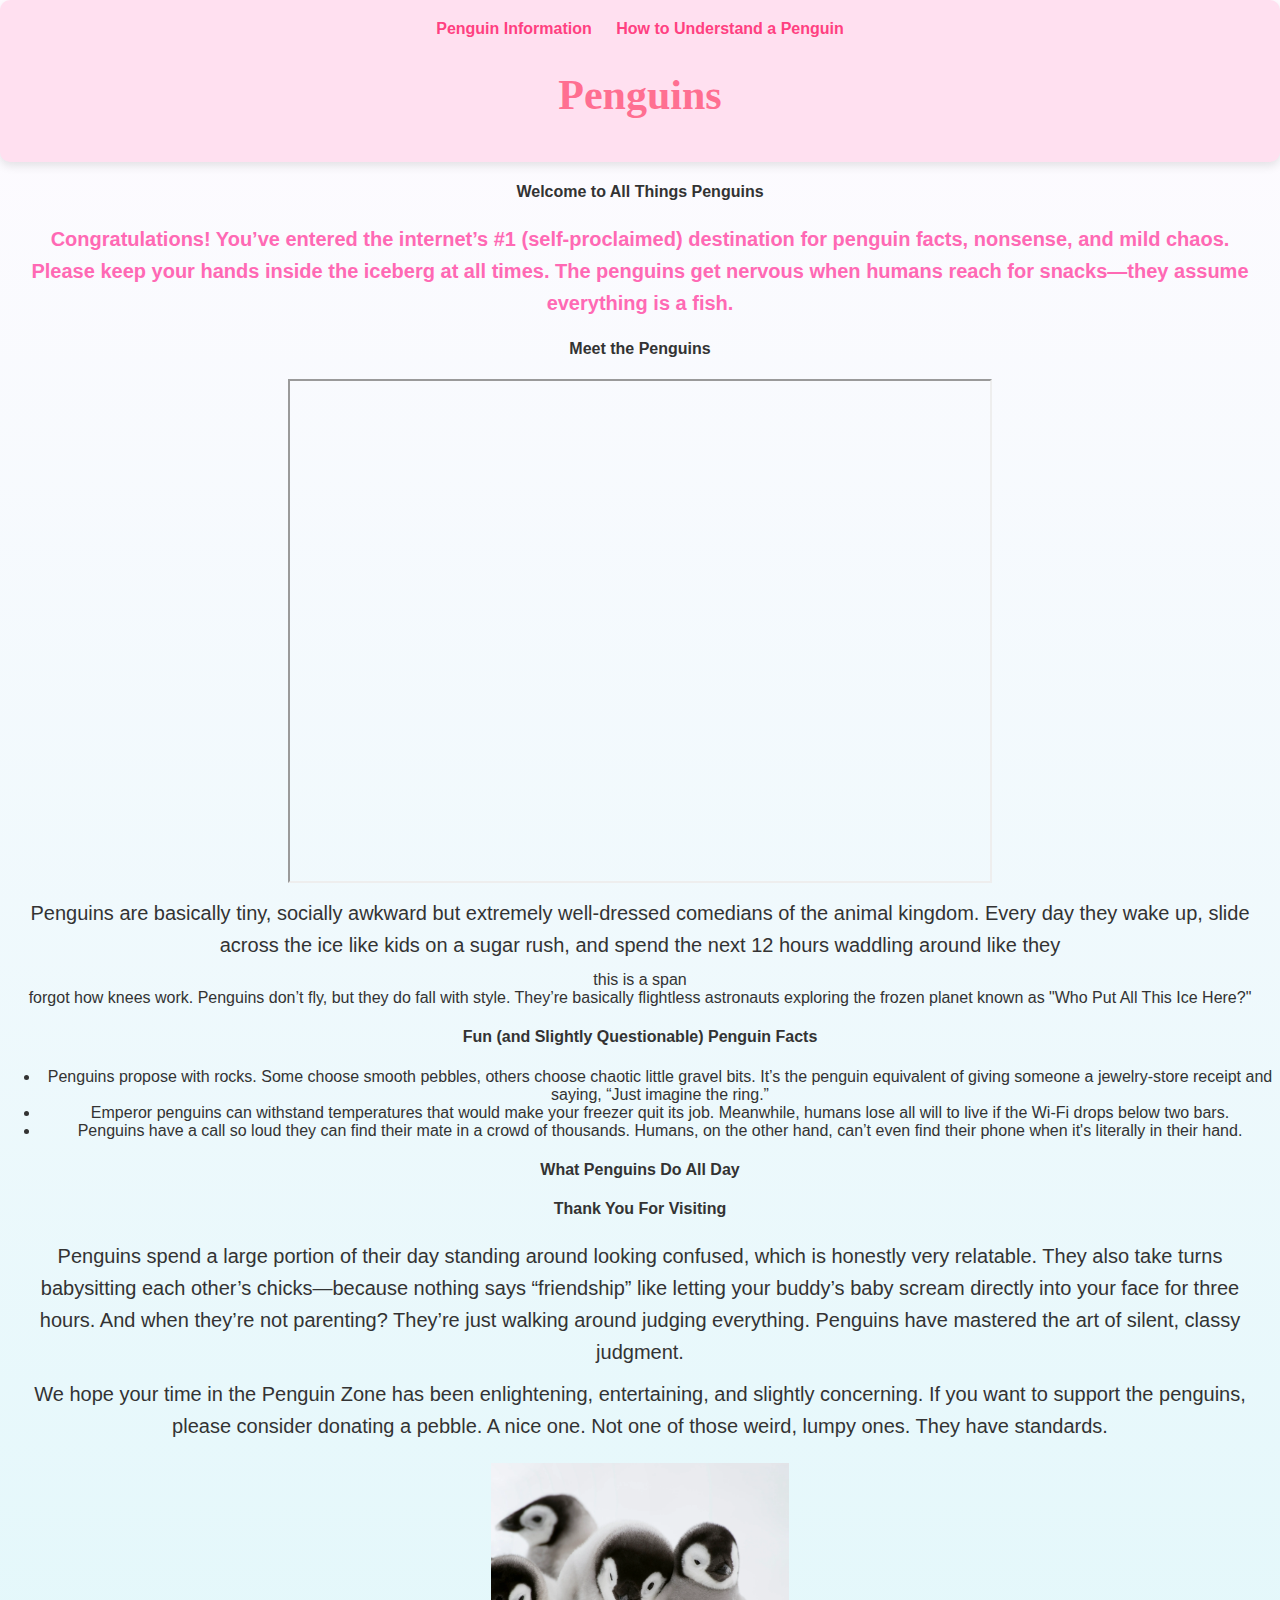
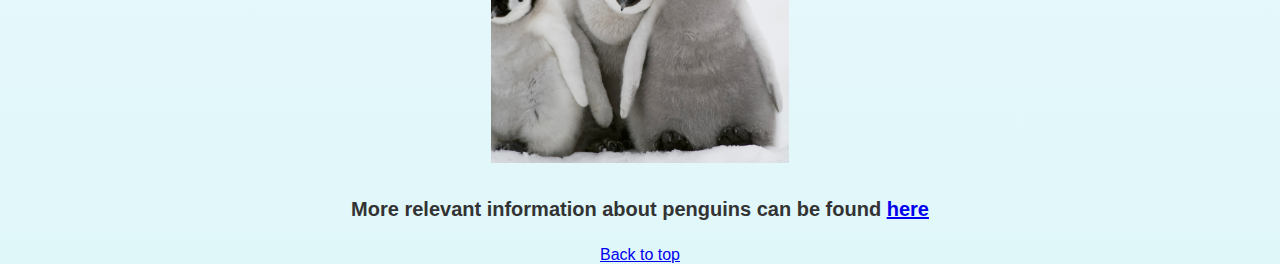
<file: index.html>
<!DOCTYPE html>
<html lang="en">

<head>
    <meta charset="UTF-8">
    <meta name="viewport" content="width=, initial-scale=1.0">
    <title>Home Page</title>
    <link rel="stylesheet" href="styles/style.css">
</head>

<body class="main">
    <div class="header">
        <a href="content.html">Penguin Information</a>
        <a href="howto.html">How to Understand a Penguin</a>
        <h1 id="top">Penguins</h1>
    <br>
    </div>
    <h4>Welcome to All Things Penguins</h4>
    <p id="pink">Congratulations! You’ve entered the internet’s #1 (self-proclaimed) destination for penguin facts,
        nonsense,
        and mild chaos. Please keep your hands inside the iceberg at all times. The penguins get nervous when humans
        reach for snacks—they assume everything is a fish.</p>
    <div class="left">
        <h4>Meet the Penguins</h4>
        <iframe src="https://www.amazon.com/?tag=amazusnavi-20&hvadid=675149237887&hvpos=&hvnetw=g&hvrand=3130173179339268453&hvpone=&hvptwo=&hvqmt=e&hvdev=c&hvdvcmdl=&hvlocint=&hvlocphy=1026980&hvtargid=kwd-10573980&ref=pd_sl_7j18redljs_e&hydadcr=28883_14649097" width="700" height="500">

        </iframe>
        <div class='tableauPlaceholder' id='viz1765214482640' style='position: relative'><noscript><a href='#'><img alt='Fruit ' src='https:&#47;&#47;public.tableau.com&#47;static&#47;images&#47;US&#47;USFruitConsumption&#47;Fruit&#47;1_rss.png' style='border: none' /></a></noscript><object class='tableauViz'  style='display:none;'><param name='host_url' value='https%3A%2F%2Fpublic.tableau.com%2F' /> <param name='embed_code_version' value='3' /> <param name='site_root' value='' /><param name='name' value='USFruitConsumption&#47;Fruit' /><param name='tabs' value='no' /><param name='toolbar' value='yes' /><param name='static_image' value='https:&#47;&#47;public.tableau.com&#47;static&#47;images&#47;US&#47;USFruitConsumption&#47;Fruit&#47;1.png' /> <param name='animate_transition' value='yes' /><param name='display_static_image' value='yes' /><param name='display_spinner' value='yes' /><param name='display_overlay' value='yes' /><param name='display_count' value='yes' /><param name='language' value='en-US' /><param name='filter' value='_gl=1*5xikvc*_ga*OTgxMjIxMDM3LjE3NjUyMTQ0NDE.*_ga_8YLN0SNXVS*czE3NjUyMTQ0MzkkbzEkZzAkdDE3NjUyMTQ0MzkkajYwJGwwJGgw*_gcl_au*NDE2MTYwMjgyLjE3NjUyMTQ0NDE.' /></object></div>                <script type='text/javascript'>                    var divElement = document.getElementById('viz1765214482640');                    var vizElement = divElement.getElementsByTagName('object')[0];                    vizElement.style.width='900px';vizElement.style.height='752px';                    var scriptElement = document.createElement('script');                    scriptElement.src = 'https://public.tableau.com/javascripts/api/viz_v1.js';                    vizElement.parentNode.insertBefore(scriptElement, vizElement);                </script>
    </div>
    <p>Penguins are basically tiny, socially awkward but extremely well-dressed comedians of the animal kingdom.
        Every day they wake up, slide across the ice like kids on a sugar rush, and spend the next 12 hours
        waddling around like they <div class="redtext">this is a span</div>forgot how knees work. Penguins don’t fly, but they do fall with style.
        They’re basically flightless astronauts exploring the frozen planet known as "Who Put All This Ice
        Here?"</p>
    <h4>Fun (and Slightly Questionable) Penguin Facts</h4>
    <p>
    <ul>
        <li>Penguins propose with rocks. Some choose smooth pebbles, others choose chaotic little gravel
            bits. It’s the penguin equivalent of giving someone a jewelry-store receipt and saying, “Just
            imagine the ring.”</li>
        <li>Emperor penguins can withstand temperatures that would make your freezer quit its job.
            Meanwhile, humans lose all will to live if the Wi-Fi drops below two bars.</li>
        <li>Penguins have a call so loud they can find their mate in a crowd of thousands. Humans, on the
            other hand, can’t even find their phone when it's literally in their hand.</li>
    </ul>
    </p>
    <div class="right common">
        <h4>What Penguins Do All Day</h4>

        <h4>Thank You For Visiting</h4>
    </div>
    <p>Penguins spend a large portion of their day standing around looking confused, which is honestly
        very relatable. They also take turns babysitting each other’s chicks—because nothing says
        “friendship” like letting your buddy’s baby scream directly into your face for three hours. And
        when they’re not parenting? They’re just walking around judging everything. Penguins have
        mastered the art of silent, classy judgment.</p>
    <p>We hope your time in the Penguin Zone has been enlightening, entertaining, and slightly
        concerning. If you want to support the penguins, please consider donating a pebble. A nice
        one. Not one of those weird, lumpy ones. They have standards.</p>
    <h4>
        <p>
            <img src="images/penguinphotos.webp" alt="penguins cuddling" height="300">
        </p>
    </h4>
    <div class="footer">
        <h4>
            <p>More relevant information about penguins can be found <a
                    href=https://ocean.si.edu/ocean-life/seabirds/penguins>here</a></href>
            </p>
        </h4>
    </div>
    <a href="#top">Back to top</a>
</body>

</html>
</file>
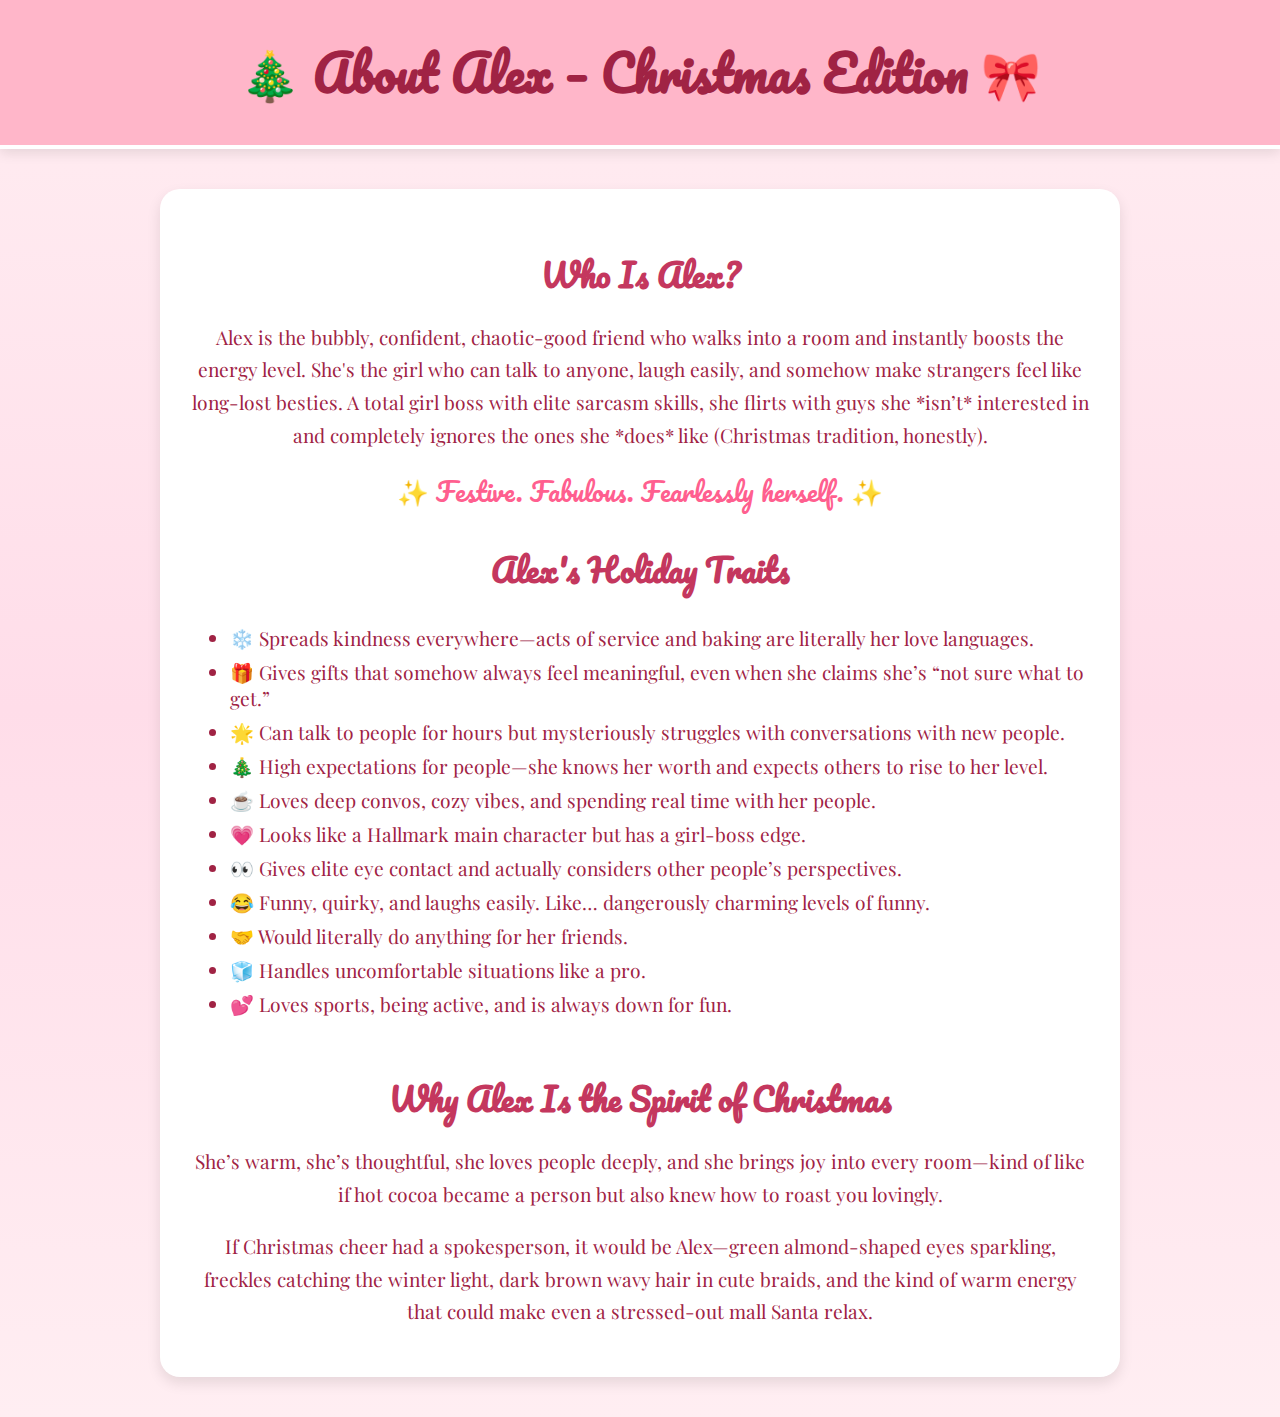
<file: aboutme.html>
<!DOCTYPE html>
<html lang="en">
<head>
    <meta charset="UTF-8" />
    <meta name="viewport" content="width=device-width, initial-scale=1.0" />
    <title>About Alex – Christmas Edition</title>

    <style>
        @import url('https://fonts.googleapis.com/css2?family=Playfair+Display:wght@400;700&family=Pacifico&display=swap');

        body {
            margin: 0;
            padding: 0;
            background: linear-gradient(#ffeef2, #ffdde9, #ffeef2);
            font-family: 'Playfair Display', serif;
            color: #a02344;
            text-align: center;
        }

        header {
            background: #ffb6c9;
            padding: 30px;
            border-bottom: 4px solid #ffffff;
            box-shadow: 0 4px 12px rgba(0,0,0,0.1);
        }

        header h1 {
            font-family: 'Pacifico', cursive;
            font-size: 3rem;
            color: #a02344;
            margin: 0;
        }

        .container {
            max-width: 900px;
            margin: 40px auto;
            background: white;
            padding: 30px;
            border-radius: 20px;
            box-shadow: 0 6px 14px rgba(0,0,0,0.1);
        }

        h2 {
            font-family: 'Pacifico', cursive;
            font-size: 2rem;
            color: #c4375e;
            margin-bottom: 10px;
        }

        p {
            font-size: 1.2rem;
            line-height: 1.7;
        }

        ul {
            text-align: left;
            display: inline-block;
            font-size: 1.2rem;
            margin-top: 10px;
        }

        li {
            margin: 8px 0;
        }

        .tagline {
            font-family: 'Pacifico', cursive;
            font-size: 1.6rem;
            color: #ff5f8f;
            margin-top: 10px;
        }
    </style>
</head>

<body>
    <header>
        <h1>🎄 About Alex – Christmas Edition 🎀</h1>
    </header>

    <div class="container">
        <!-- Updated with personalized details -->
        <h2>Who Is Alex?</h2>
        <p>
            Alex is the bubbly, confident, chaotic-good friend who walks into a room and instantly boosts the energy level. She's the girl who can talk to anyone, laugh easily, and somehow make strangers feel like long‑lost besties. A total girl boss with elite sarcasm skills, she flirts with guys she *isn’t* interested in and completely ignores the ones she *does* like (Christmas tradition, honestly).
        </p>

        <p class="tagline">✨ Festive. Fabulous. Fearlessly herself. ✨</p>

        <h2>Alex's Holiday Traits</h2>
        <ul>
            <li>❄️ Spreads kindness everywhere—acts of service and baking are literally her love languages.</li>
            <li>🎁 Gives gifts that somehow always feel meaningful, even when she claims she’s “not sure what to get.”</li>
            <li>🌟 Can talk to people for hours but mysteriously struggles with conversations with new people.</li>
            <li>🎄 High expectations for people—she knows her worth and expects others to rise to her level.</li>
            <li>☕ Loves deep convos, cozy vibes, and spending real time with her people.</li>
            <li>💗 Looks like a Hallmark main character but has a girl-boss edge.</li>
            <li>👀 Gives elite eye contact and actually considers other people’s perspectives.</li>
            <li>😂 Funny, quirky, and laughs easily. Like… dangerously charming levels of funny.</li>
            <li>🤝 Would literally do anything for her friends.</li>
            <li>🧊 Handles uncomfortable situations like a pro.</li>
            <li>💕 Loves sports, being active, and is always down for fun.</li>
        </ul>

        <h2>Why Alex Is the Spirit of Christmas</h2>
        <p>
            She’s warm, she’s thoughtful, she loves people deeply, and she brings joy into every room—kind of like if 
            hot cocoa became a person but also knew how to roast you lovingly. 
        </p>

        <p>
            If Christmas cheer had a spokesperson, it would be Alex—green almond-shaped eyes sparkling, freckles catching the winter light, dark brown wavy hair in cute braids, and the kind of warm energy that could make even a stressed-out mall Santa relax.
        </p>
    </div>
</body>
</html>
</file>
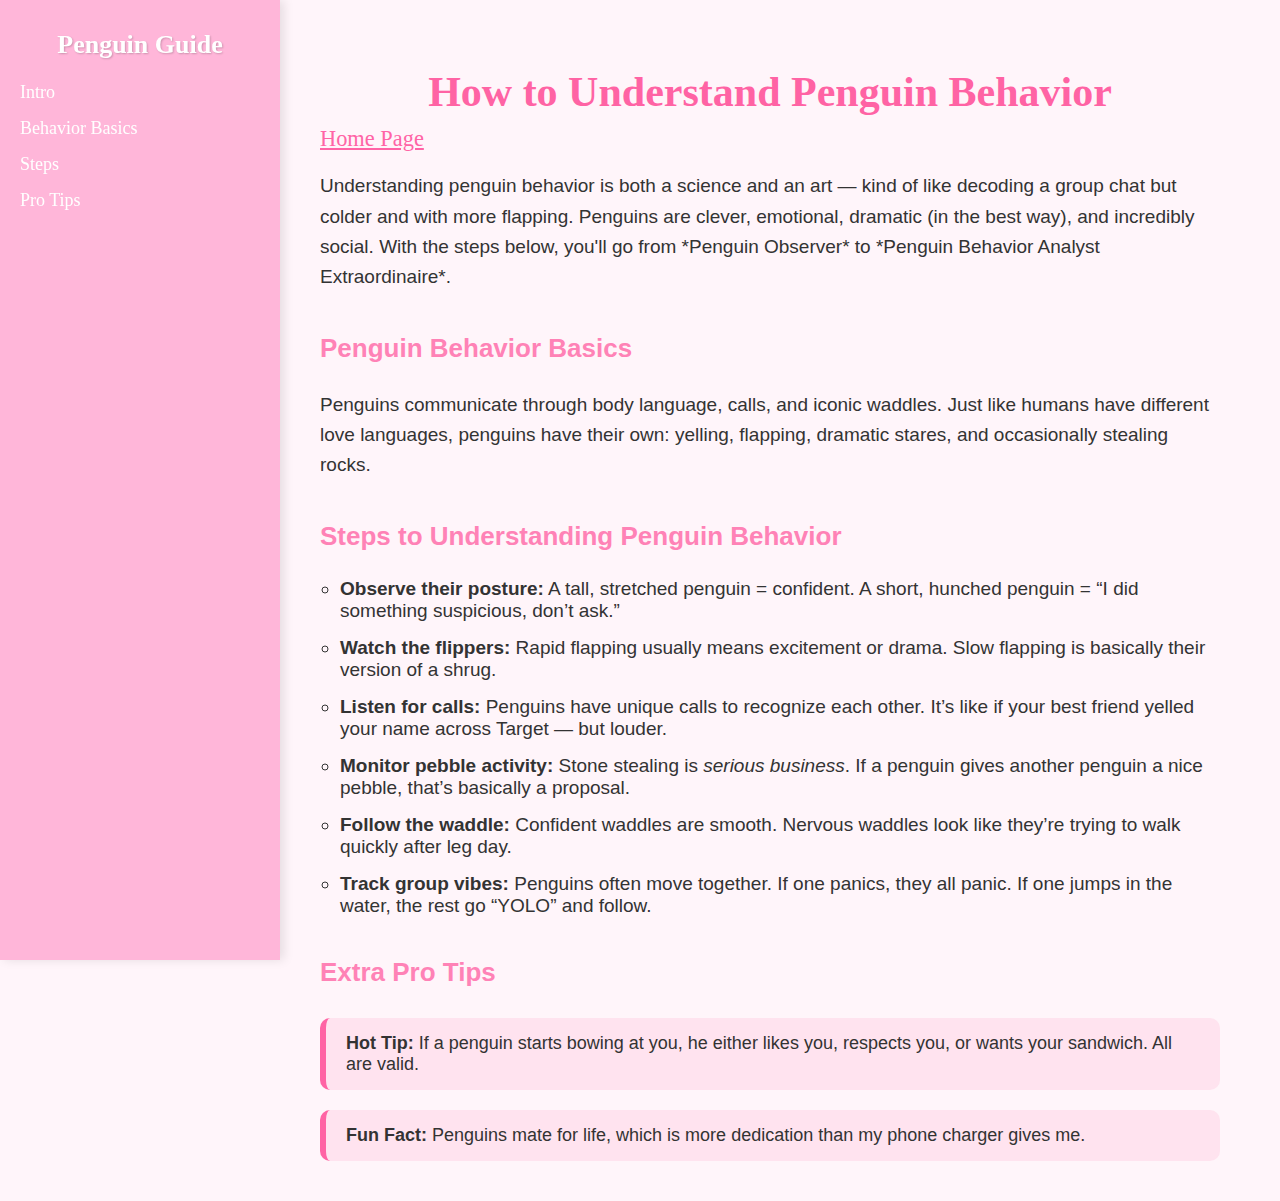
<file: howto.html>
<!DOCTYPE html>
<html lang="en">
<head>
<meta charset="UTF-8" />
<title>Understanding Penguin Behavior</title>
<style>
    body {
        margin: 0;
        font-family: "Poppins", sans-serif;
        background: #fff5fa;
        color: #333;
        display: flex;
    }

    /* Sidebar */
    .sidebar {
        width: 240px;
        background: #ffb6d9;
        padding: 30px 20px;
        height: 100vh;
        box-shadow: 4px 0 10px rgba(0,0,0,0.1);
        position: fixed;
        top: 0;
        left: 0;
        font-family: "Comic Neue", cursive;
    }
    .sidebar h2 {
        margin-top: 0;
        color: white;
        font-size: 26px;
        text-align: center;
        text-shadow: 1px 1px 2px rgba(0,0,0,0.2);
    }
    .sidebar ul {
        list-style: none;
        padding: 0;
        margin-top: 20px;
    }
    .sidebar li {
        margin: 15px 0;
        font-size: 18px;
    }
    .sidebar a {
        color: white;
        text-decoration: none;
        transition: 0.2s;
    }
    .sidebar a:hover {
        text-decoration: underline;
        margin-left: 4px;
    }

    /* Main Content */
    .content {
        margin-left: 260px;
        padding: 40px 60px;
        max-width: 900px;
    }

    h1 {
        font-size: 42px;
        color: #ff63a4;
        text-align: center;
        font-family: "Fredoka One", sans-serif;
        margin-bottom: 10px;
    }
    h3 {
        font-size: 26px;
        color: #ff82b6;
        margin-top: 40px;
        font-weight: 700;
    }

    p {
        font-size: 19px;
        line-height: 1.6;
        margin-bottom: 20px;
    }

    ul.steps {
        padding-left: 20px;
        list-style: circle;
        font-size: 19px;
    }
    ul.steps li {
        margin-bottom: 15px;
    }

    .highlight-box {
        background: #ffe3ef;
        border-left: 6px solid #ff63a4;
        padding: 15px 20px;
        border-radius: 10px;
        margin-top: 30px;
        font-size: 18px;
    }
    /* Aesthetic cursive fonts */
    @import url('https://fonts.googleapis.com/css2?family=Pacifico&family=Playfair+Display:ital,wght@0,400;0,700;1,400&display=swap');

    h1, h2 {
        font-family: 'Playfair Display', serif;
    }

    .fancy {
        font-family: 'Pacifico', cursive;
        font-size: 1.4rem;
        color: #ff64a6;
    }
</style>
</head>
<body>
<div class="sidebar">
    <h2>Penguin Guide</h2>
    <ul>
        <li><a href="#intro">Intro</a></li>
        <li><a href="#basics">Behavior Basics</a></li>
        <li><a href="#steps">Steps</a></li>
        <li><a href="#tips">Pro Tips</a></li>
    </ul>
</div>
<div class="content">
    <h1 id="intro">How to Understand Penguin Behavior</h1>
    <a href="index.html" class="fancy">Home Page</a>
    <p>
        Understanding penguin behavior is both a science and an art — kind of like decoding a group chat but colder and with more flapping.
        Penguins are clever, emotional, dramatic (in the best way), and incredibly social. With the steps below, you'll go from
        *Penguin Observer* to *Penguin Behavior Analyst Extraordinaire*.
    </p>

    <h3 id="basics">Penguin Behavior Basics</h3>
    <p>
        Penguins communicate through body language, calls, and iconic waddles. Just like humans have different love languages,
        penguins have their own: yelling, flapping, dramatic stares, and occasionally stealing rocks.
    </p>

    <h3 id="steps">Steps to Understanding Penguin Behavior</h3>
    <ul class="steps">
        <li><strong>Observe their posture:</strong> A tall, stretched penguin = confident. A short, hunched penguin = “I did something suspicious, don’t ask.”</li>
        <li><strong>Watch the flippers:</strong> Rapid flapping usually means excitement or drama. Slow flapping is basically their version of a shrug.</li>
        <li><strong>Listen for calls:</strong> Penguins have unique calls to recognize each other. It’s like if your best friend yelled your name across Target — but louder.</li>
        <li><strong>Monitor pebble activity:</strong> Stone stealing is <em>serious business</em>. If a penguin gives another penguin a nice pebble, that’s basically a proposal.</li>
        <li><strong>Follow the waddle:</strong> Confident waddles are smooth. Nervous waddles look like they’re trying to walk quickly after leg day.</li>
        <li><strong>Track group vibes:</strong> Penguins often move together. If one panics, they all panic. If one jumps in the water, the rest go “YOLO” and follow.</li>
    </ul>

    <h3 id="tips">Extra Pro Tips</h3>
    <div class="highlight-box">
        <strong>Hot Tip:</strong> If a penguin starts bowing at you, he either likes you, respects you, or wants your sandwich. All are valid.
    </div>

    <div class="highlight-box" style="margin-top:20px;">
        <strong>Fun Fact:</strong> Penguins mate for life, which is more dedication than my phone charger gives me.
    </div>
</div>

</body>
</html>
</file>
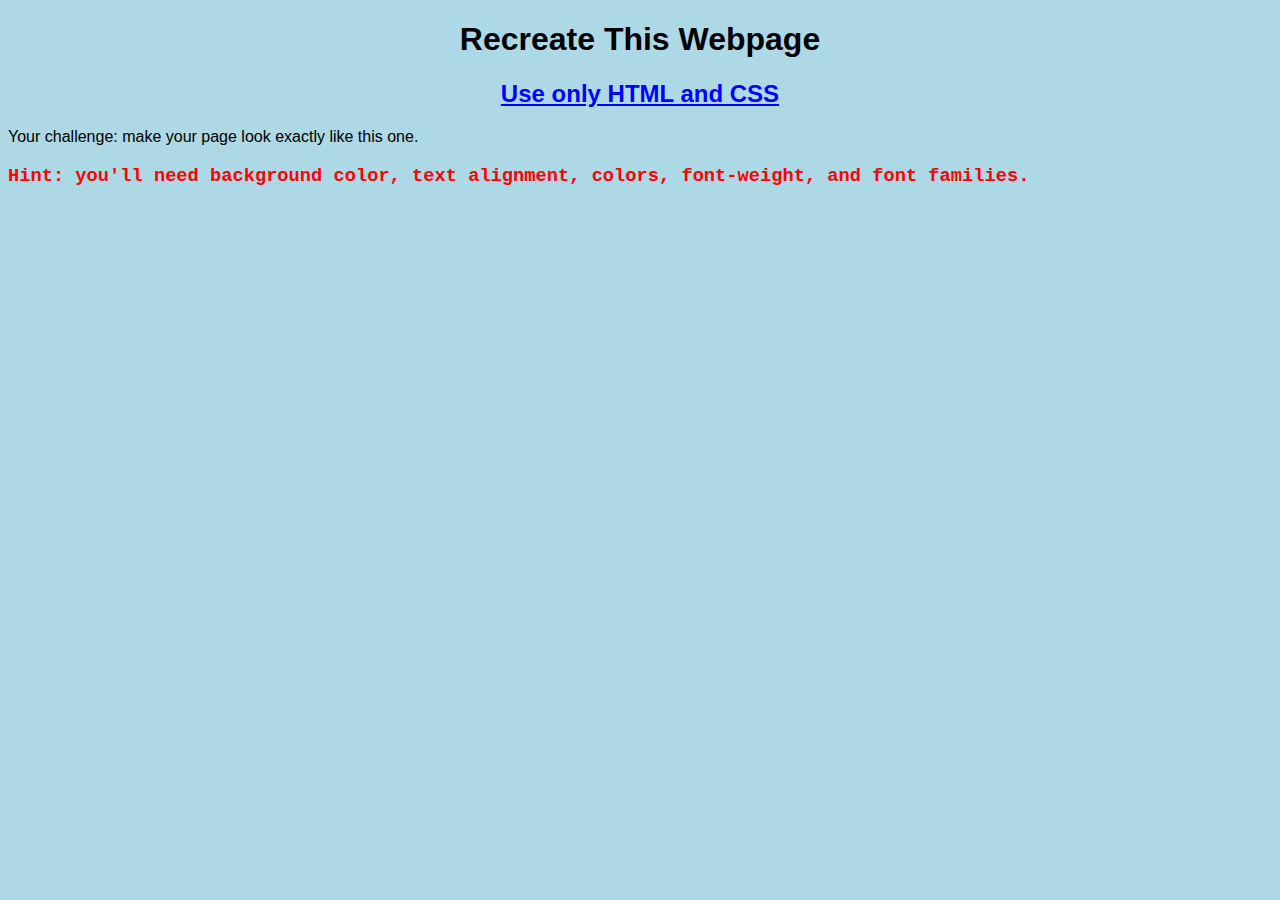
<file: newpage.html>
<!DOCTYPE html>
<html lang="en">
<head>
    <meta charset="UTF-8">
    <meta name="viewport" content="width=device-width, initial-scale=1.0">
    <title>Document</title>
    <link rel="stylesheet" href="styles/newstyles.css">
</head>
<body>
    <h1>
        Recreate This Webpage
    </h1>
    <h2>
        Use only HTML and CSS
    </h2>
    <p>
        Your challenge: make your page look exactly like this one.
    </p>
    <h3>
        Hint: you'll need background color, text alignment, colors, font-weight, and font families.
    </h3>
</body>
</html>
</file>
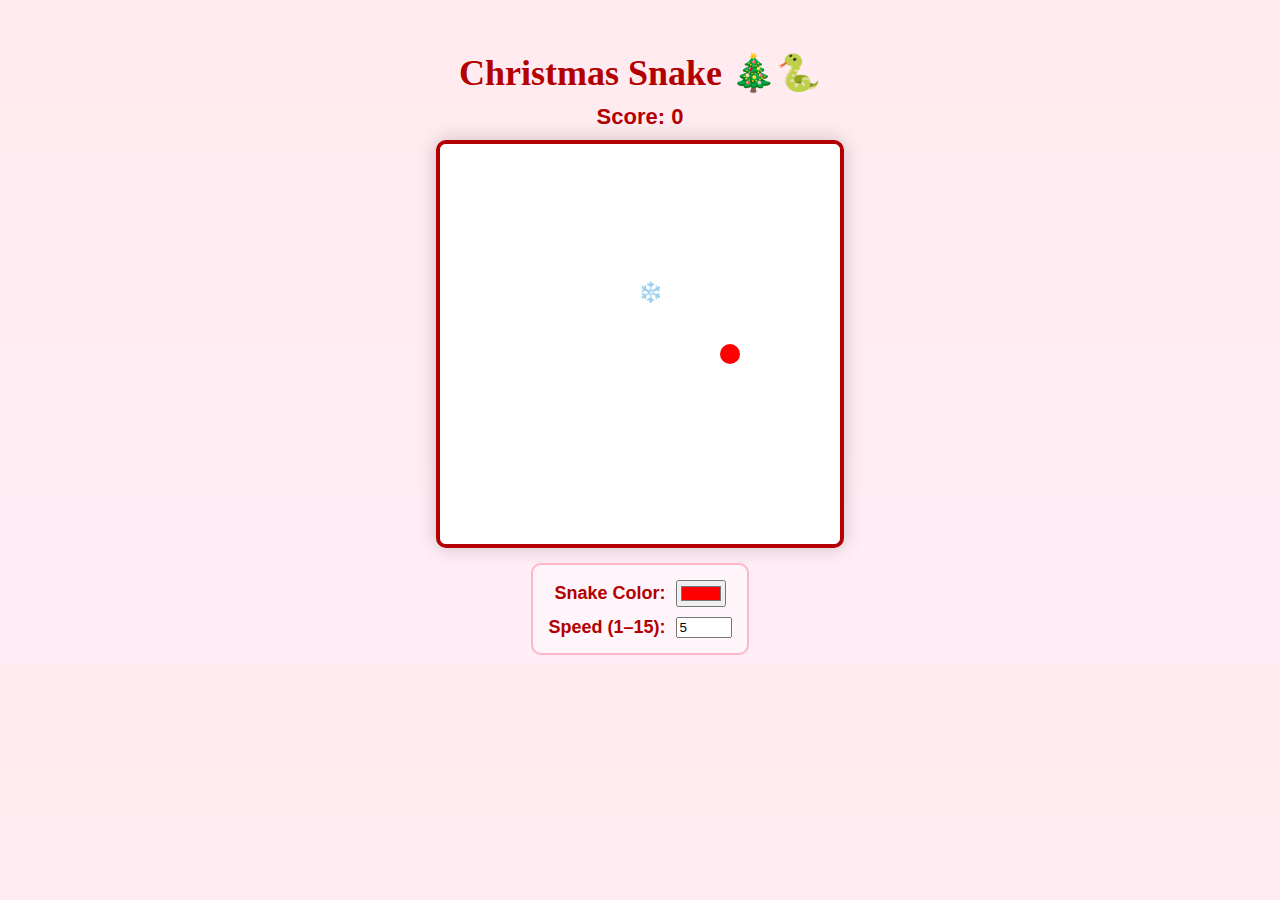
<file: snakegame.html>
<!DOCTYPE html>
<html lang="en">
<head>
  <meta charset="UTF-8" />
  <meta name="viewport" content="width=device-width, initial-scale=1.0" />
  <title>Christmas Snake Game</title>
  <style>
    body {
      background: linear-gradient(#ffebef, #ffeef7);
      font-family: 'Comic Sans MS', 'Arial', cursive;
      display: flex;
      flex-direction: column;
      align-items: center;
      padding-top: 20px;
      color: #b30000;
    }

    h1 {
      font-size: 36px;
      margin-bottom: 10px;
      font-family: 'Brush Script MT', cursive;
    }

    #score {
      font-size: 22px;
      margin-bottom: 10px;
      font-weight: bold;
    }

    #gameCanvas {
      background: #ffffff;
      border: 4px solid #b30000;
      box-shadow: 0 0 20px rgba(0,0,0,0.2);
      border-radius: 10px;
    }

    #controls {
      margin-top: 15px;
      display: flex;
      flex-direction: column;
      gap: 10px;
      align-items: center;
      background: #fff5fa;
      padding: 15px;
      border-radius: 10px;
      border: 2px solid #ffb6c9;
    }

    .input-group {
      display: flex;
      gap: 10px;
      align-items: center;
      font-size: 18px;
      font-weight: bold;
    }

    #restartBtn {
      padding: 10px 20px;
      background: #b30000;
      color: white;
      border: none;
      border-radius: 6px;
      cursor: pointer;
      font-size: 16px;
      display: none;
    }
  </style>
</head>
<body>
  <h1>Christmas Snake 🎄🐍</h1>
  <div id="score">Score: 0</div>

  <canvas id="gameCanvas" width="400" height="400"></canvas>

  <div id="controls">
    <div class="input-group">
      <label>Snake Color:</label>
      <input type="color" id="snakeColor" value="#ff0000" />
    </div>
    <div class="input-group">
      <label>Speed (1–15):</label>
      <input type="number" id="speedControl" min="1" max="15" value="5" />
    </div>
    <button id="restartBtn">Restart</button>
  </div>

  <script>
    const canvas = document.getElementById("gameCanvas");
    const ctx = canvas.getContext("2d");

    const grid = 20;
    let snake, direction, food, speed, interval, score;

    function resetGame() {
      snake = [{ x: 10, y: 10 }];
      direction = "RIGHT";
      speed = parseInt(document.getElementById("speedControl").value);
      score = 0;
      updateScore();
      food = randomFood();
      document.getElementById("restartBtn").style.display = "none";

      if (interval) clearInterval(interval);
      interval = setInterval(draw, 160 - speed * 8);
    }

    function updateScore() {
      document.getElementById("score").textContent = "Score: " + score;
    }

    function randomFood() {
      return {
        x: Math.floor(Math.random() * 20),
        y: Math.floor(Math.random() * 20)
      };
    }

    document.addEventListener("keydown", (e) => {
      if (e.key === "ArrowUp" && direction !== "DOWN") direction = "UP";
      if (e.key === "ArrowDown" && direction !== "UP") direction = "DOWN";
      if (e.key === "ArrowLeft" && direction !== "RIGHT") direction = "LEFT";
      if (e.key === "ArrowRight" && direction !== "LEFT") direction = "RIGHT";
    });

    function draw() {
      ctx.fillStyle = "#ffffff";
      ctx.fillRect(0, 0, canvas.width, canvas.height);

      let color = document.getElementById("snakeColor").value;

      // Draw snake (circle)
      snake.forEach(part => {
        ctx.beginPath();
        ctx.fillStyle = color;
        ctx.arc(part.x * grid + grid/2, part.y * grid + grid/2, grid/2, 0, Math.PI * 2);
        ctx.fill();
      });

      // Draw food (snowflake emoji)
      ctx.font = "20px serif";
      ctx.textAlign = "center";
      ctx.textBaseline = "middle";
      ctx.fillText("❄️", food.x * grid + grid/2, food.y * grid + grid/2);

      // Movement
      let head = { ...snake[0] };
      if (direction === "UP") head.y--;
      if (direction === "DOWN") head.y++;
      if (direction === "LEFT") head.x--;
      if (direction === "RIGHT") head.x++;

      // Wall collision
      if (head.x < 0 || head.x >= 20 || head.y < 0 || head.y >= 20) return gameOver();

      // Self collision
      for (let i = 1; i < snake.length; i++) {
        if (head.x === snake[i].x && head.y === snake[i].y) return gameOver();
      }

      snake.unshift(head);

      // Eating
      if (head.x === food.x && head.y === food.y) {
        score++;
        updateScore();
        food = randomFood();
      } else {
        snake.pop();
      }
    }

    function gameOver() {
      clearInterval(interval);
      ctx.fillStyle = "#b30000";
      ctx.font = "30px 'Comic Sans MS'";
      ctx.fillText("GAME OVER", 200, 200);
      document.getElementById("restartBtn").style.display = "block";
    }

    document.getElementById("restartBtn").onclick = resetGame;

    resetGame();
  </script>
</body>
</html>
</file>
<file: styles/style.css>
body {
background: linear-gradient(to bottom, #fffbff, #e0f7fa);
font-family: 'Comic Sans MS', cursive, Arial, sans-serif;
color: #333;
margin: 0;
padding: 0;
text-align: center;
}


h1 {
font-size: 42px;
font-family: 'Brush Script MT', cursive;
color: #ff6f91;
margin-bottom: 10px;
}


h2 {
color: #4fc3f7;
text-decoration: underline;
font-style: italic;
font-weight: bold;
}


p {
font-size: 20px;
line-height: 1.6;
margin: 10px 20px;
}


#pink {
color: #ff69b4;
font-weight: bold;
}


.header {
z-index: 10;
text-align: center;
background-color: #ffe0f0;
padding: 15px;
border-radius: 10px;
box-shadow: 0 4px 10px rgba(0,0,0,0.1);
}


.header a {
display: inline-block;
margin: 5px 10px;
text-decoration: none;
font-weight: bold;
color: #ff4081;
transition: 0.3s;
}


.header a:hover {
color: #d500f9;
}
</file>
<file: styles/newstyles.css>
body{
    background-color: lightblue;
}
h1{
    font-weight: bold;
    text-align: center;
    font-family: Arial, Helvetica, sans-serif;
}
h2 {
    color: blue;
    text-decoration: underline;
    text-align: center;
    font-family: Arial, Helvetica, sans-serif;
}
p{
    font-family: Arial, Helvetica, sans-serif;
}
h3{
    color: red;
    font-family:'Courier New', Courier, monospace;
}
</file>
